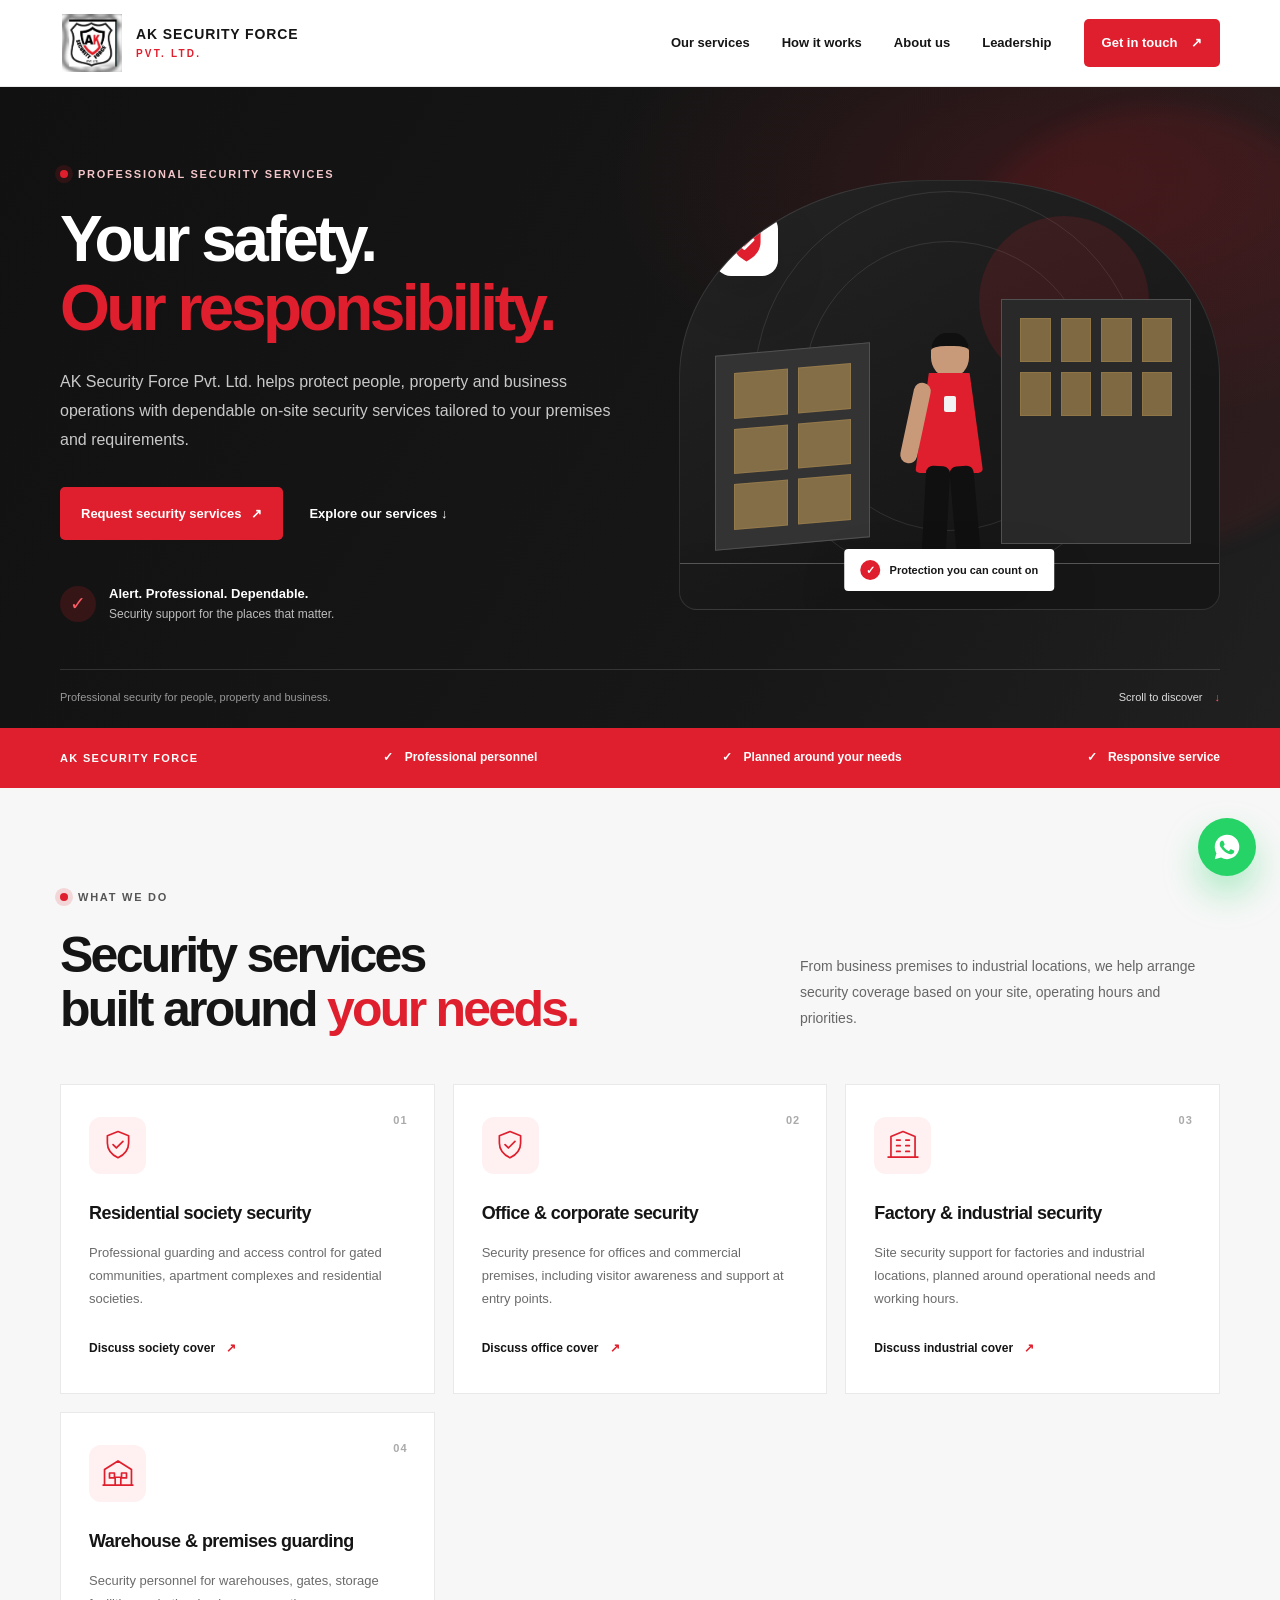
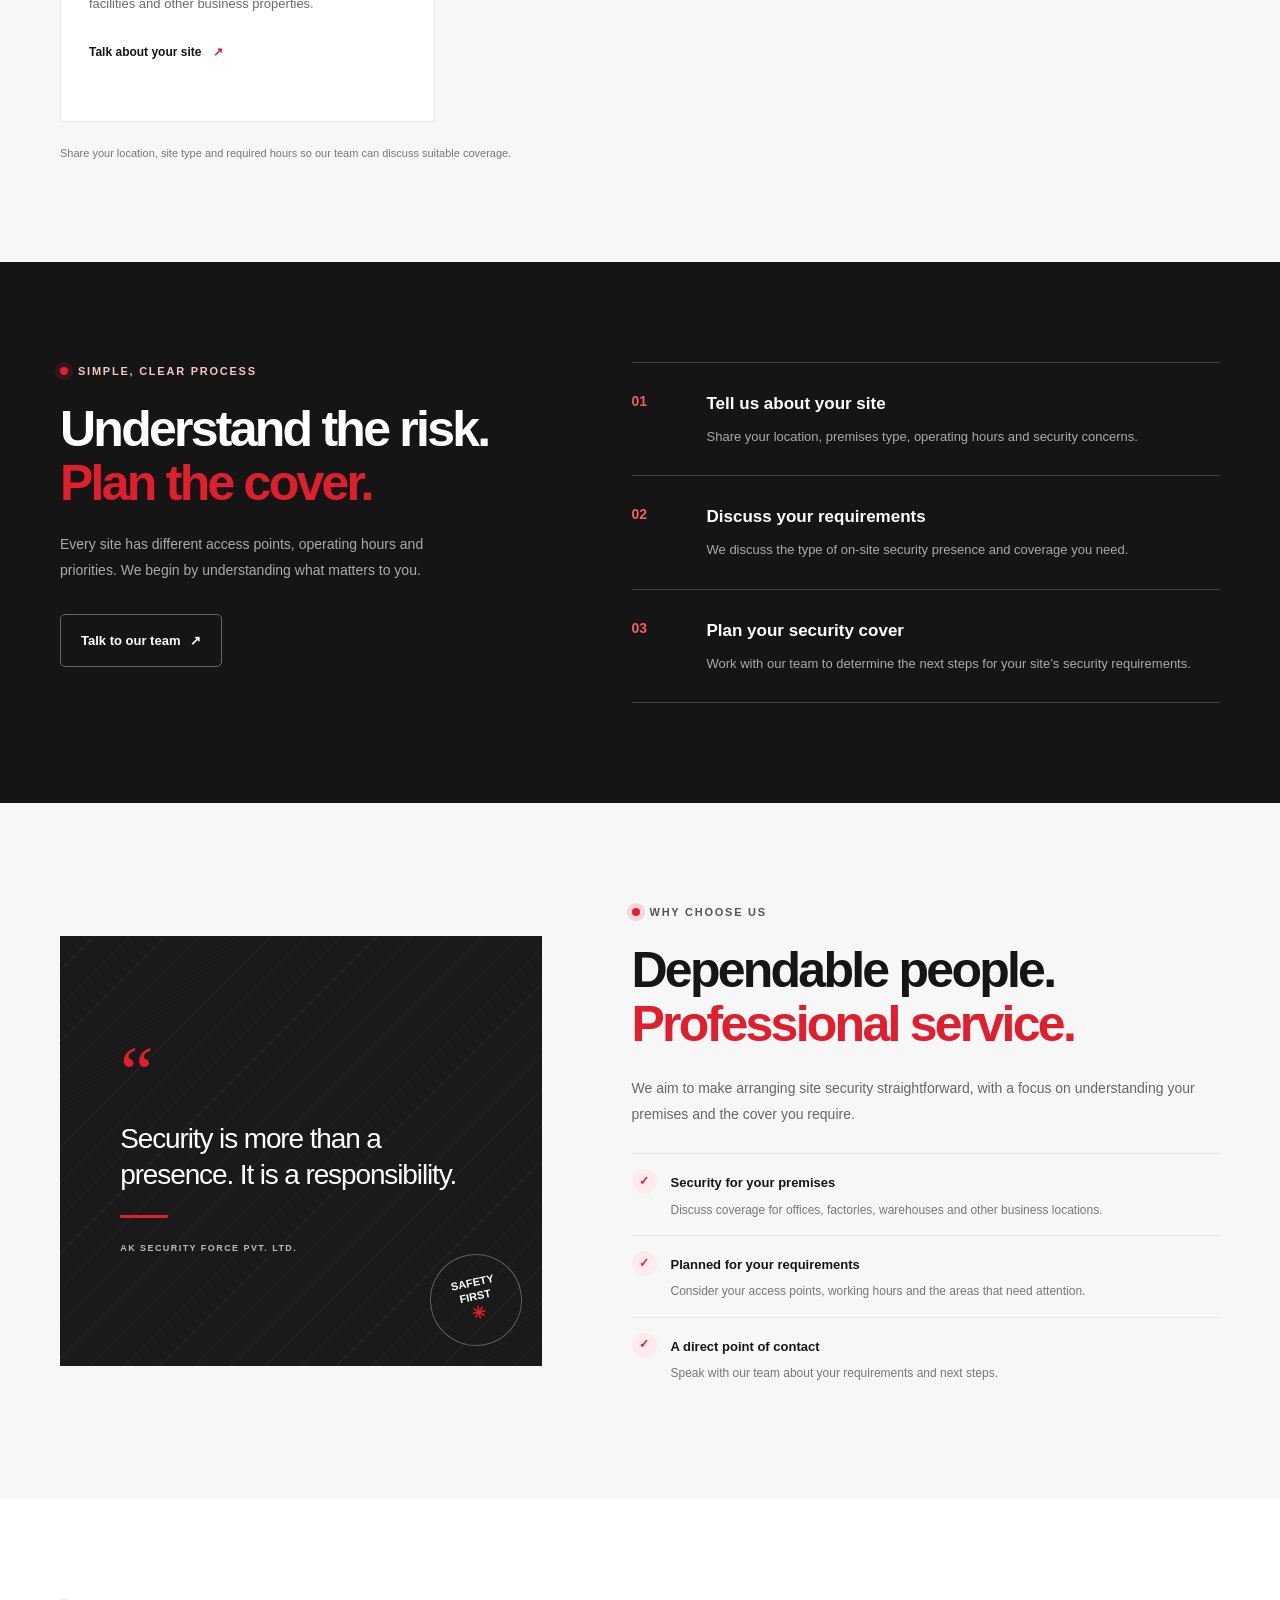
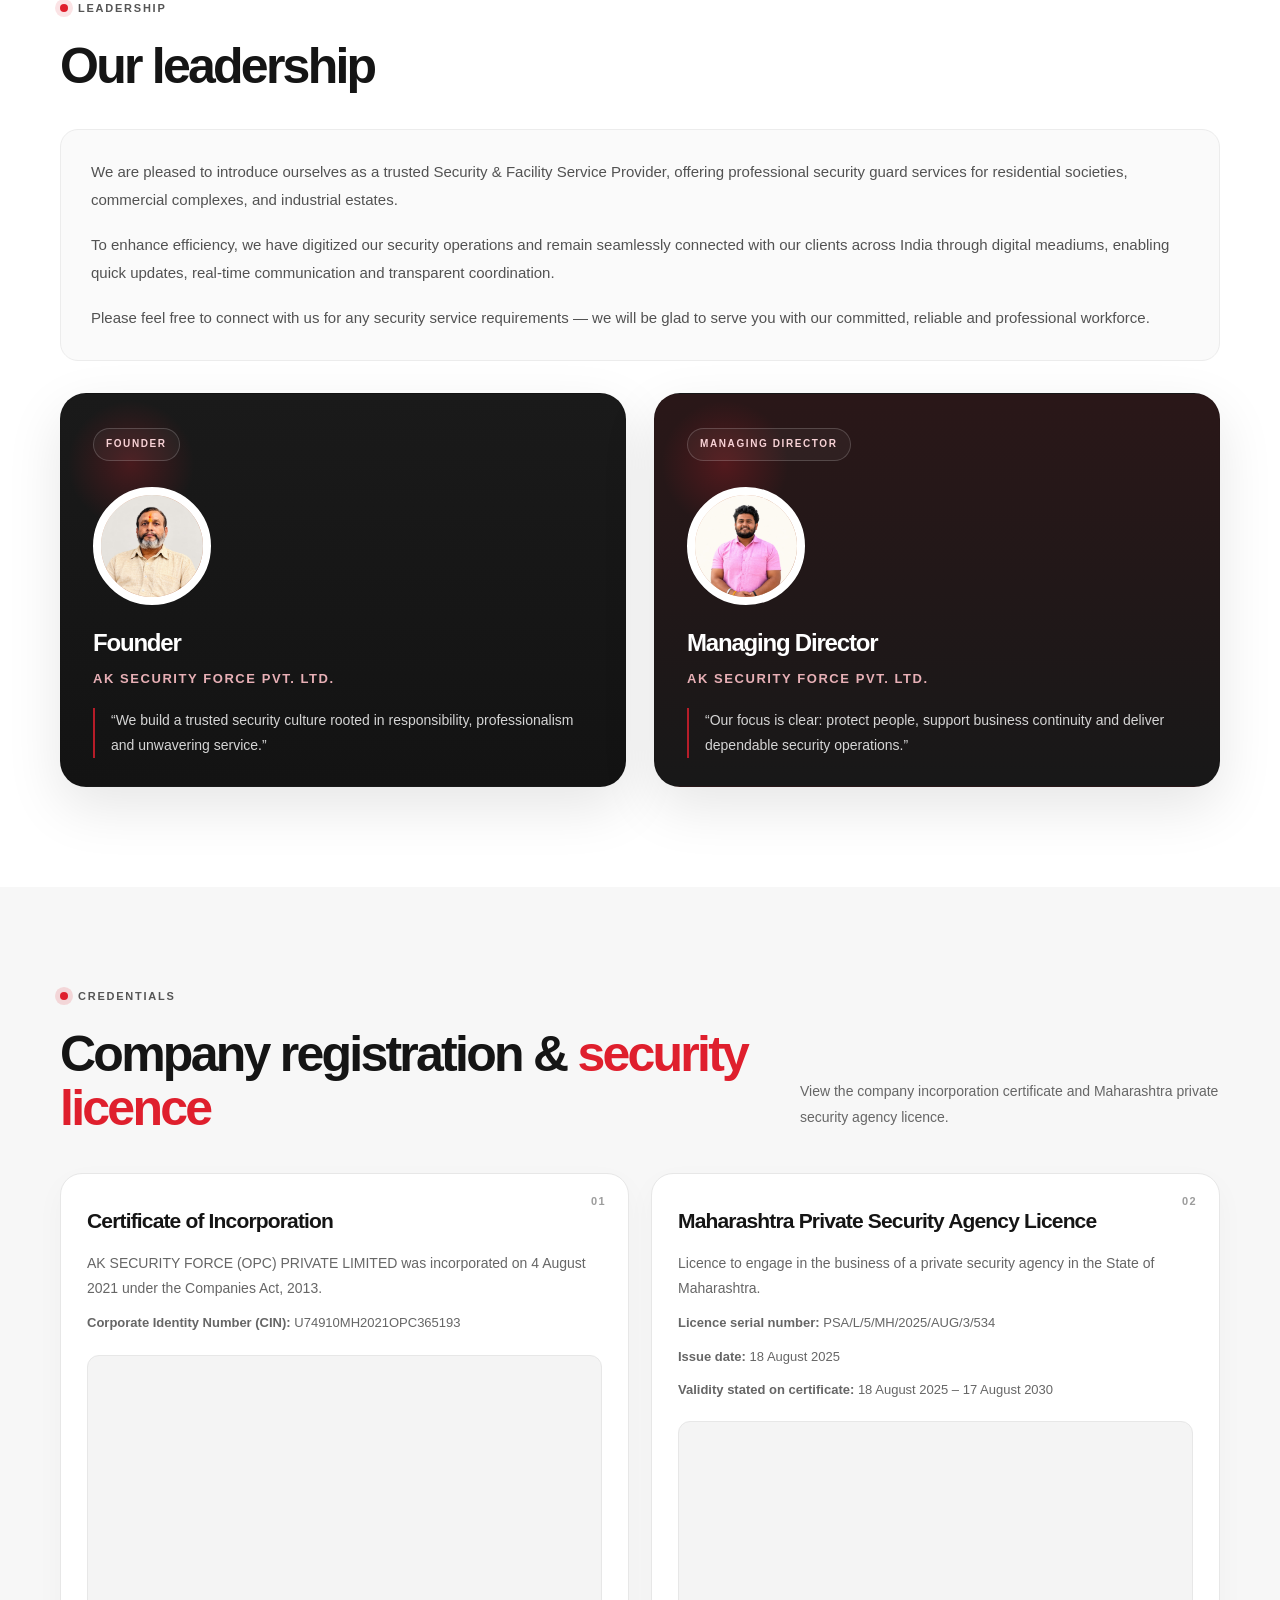
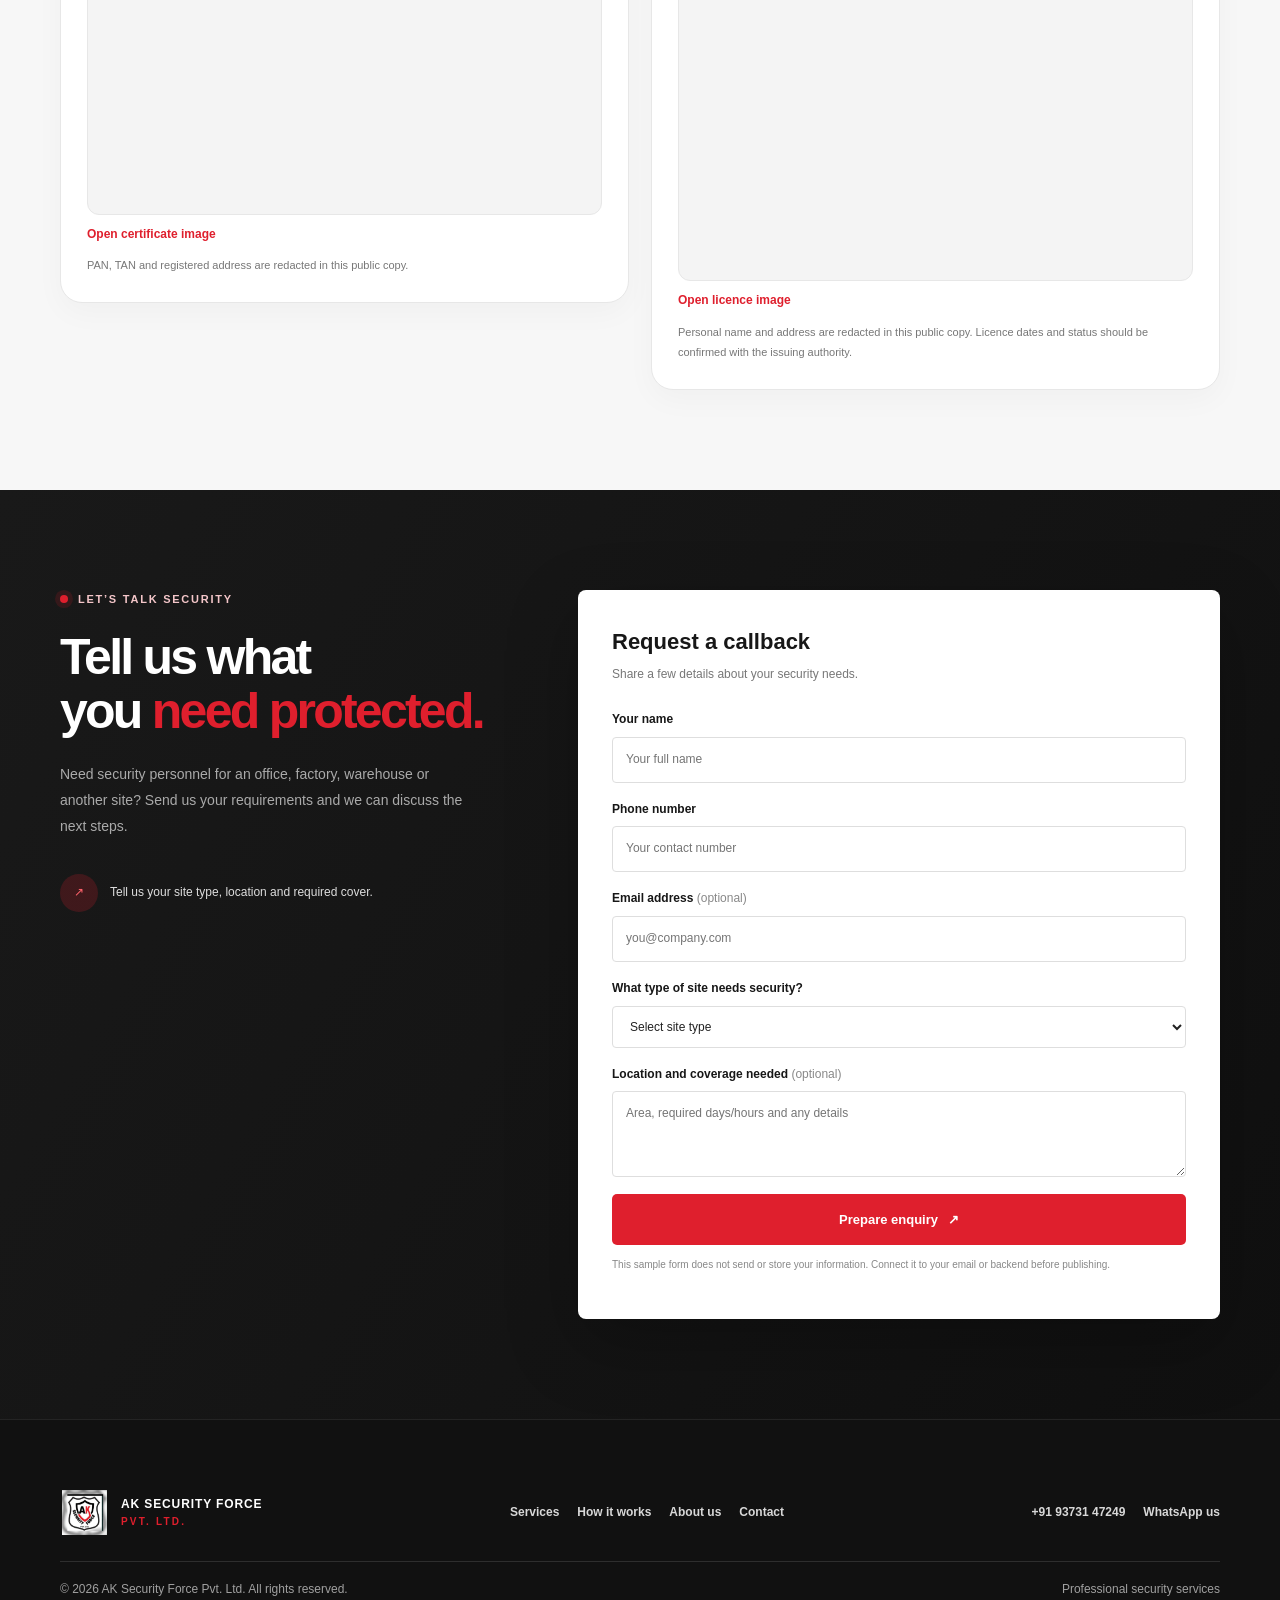
<file: index.html>
<!DOCTYPE html>
<html lang="en">
  <head>
    <meta charset="UTF-8">
    <meta name="viewport" content="width=device-width, initial-scale=1.0">
    <meta http-equiv="Content-Security-Policy" content="default-src 'self'; base-uri 'self'; object-src 'none'; script-src 'self'; style-src 'self' https://fonts.googleapis.com; font-src 'self' https://fonts.gstatic.com; img-src 'self' data:; connect-src 'self' https://fonts.googleapis.com https://fonts.gstatic.com; form-action 'self'; upgrade-insecure-requests">
    <meta name="referrer" content="strict-origin-when-cross-origin">
    <meta name="description" content="AK Security Force Pvt. Ltd. provides on-site security services for offices, factories, warehouses, residential premises and commercial properties.">
    <meta name="theme-color" content="#111111">
    <title>AK Security Force Pvt. Ltd. | Your Safety, Our Duty</title>
    <link rel="preconnect" href="https://fonts.googleapis.com">
    <link rel="preconnect" href="https://fonts.gstatic.com" crossorigin="">
    <link href="https://fonts.googleapis.com/css2?family=DM+Sans:wght@400;500;600;700&amp;family=Manrope:wght@400;500;600;700;800&amp;display=swap" rel="stylesheet">
    <link rel="stylesheet" href="styles.css">
    <script src="script.js" defer=""></script>
  </head>
  <body>
    <header class="site-header">
      <div class="container header-inner">
        <a class="brand" href="#home" aria-label="AK Security Force home">
          <img class="brand-logo" src="logo.jpeg" alt="AK Security Force Pvt. Ltd. logo">
          <span class="brand-copy"><strong>AK SECURITY FORCE</strong><small>PVT. LTD.</small></span>
        </a>
        <button class="menu-toggle" type="button" aria-label="Open navigation menu" aria-expanded="false" aria-controls="site-navigation">
          <span></span><span></span>
        </button>
        <nav class="site-nav" id="site-navigation" aria-label="Main navigation">
          <a href="#services">Our services</a>
          <a href="#approach">How it works</a>
          <a href="#about">About us</a>
          <a href="#leadership">Leadership</a>
          <a class="nav-cta" href="#contact">Get in touch <span aria-hidden="true">↗</span></a>
        </nav>
      </div>
    </header>
    <main>
      <section class="hero section-shell" id="home">
        <div class="hero-glow" aria-hidden="true"></div>
        <div class="container hero-grid">
          <div class="hero-copy">
            <p class="eyebrow"><span class="eyebrow-dot"></span> Professional security services</p>
            <h1>Your safety.<br><span>Our responsibility.</span></h1>
            <p class="hero-intro">AK Security Force Pvt. Ltd. helps protect people, property and business operations with dependable on-site security services tailored to your premises and requirements.</p>
            <div class="hero-actions">
              <a class="button button-primary" href="#contact">Request security services <span aria-hidden="true">↗</span></a>
              <a class="text-link" href="#services">Explore our services <span aria-hidden="true">↓</span></a>
            </div>
            <div class="hero-note">
              <span class="note-icon" aria-hidden="true">✓</span>
              <p><strong>Alert. Professional. Dependable.</strong><br>Security support for the places that matter.</p>
            </div>
          </div>
          <div class="hero-art" role="img" aria-label="Stylized security shield and protected commercial building">
            <div class="art-orbit orbit-one"></div>
            <div class="art-orbit orbit-two"></div>
            <div class="art-sun"></div>
            <div class="art-building building-back"><span></span><span></span><span></span><span></span><span></span><span></span></div>
            <div class="art-building building-front"><span></span><span></span><span></span><span></span><span></span><span></span><span></span><span></span></div>
            <div class="art-ground"></div>
            <div class="art-person">
              <div class="person-head"></div>
              <div class="person-body"><span class="person-badge"></span></div>
              <div class="person-arm"></div>
              <div class="person-leg leg-left"></div>
              <div class="person-leg leg-right"></div>
            </div>
            <div class="art-shield" aria-hidden="true">
              <svg viewBox="0 0 48 48" fill="none">
                <path d="M24 5 39 11v10c0 9.6-6.4 16.7-15 21-8.6-4.3-15-11.4-15-21V11l15-6Z" fill="#df1f2d"></path>
                <path d="m17 23.5 4.7 4.7L31 19" stroke="#fff" stroke-width="3" stroke-linecap="round" stroke-linejoin="round"></path>
              </svg>
            </div>
            <div class="art-caption"><span class="caption-check">✓</span><span>Protection you can count on</span></div>
          </div>
        </div>
        <div class="container hero-bottom"><span>Professional security for people, property and business.</span><a class="scroll-cue" href="#services">Scroll to discover <span aria-hidden="true">↓</span></a></div>
      </section>
      <section class="trust-strip" aria-label="Our service commitments">
        <div class="container trust-inner">
          <p>AK SECURITY FORCE</p>
          <div><span class="trust-check">✓</span> Professional personnel</div>
          <div><span class="trust-check">✓</span> Planned around your needs</div>
          <div><span class="trust-check">✓</span> Responsive service</div>
        </div>
      </section>
      <section class="section section-light" id="services">
        <div class="container">
          <div class="section-heading">
            <div>
              <p class="eyebrow eyebrow-dark"><span class="eyebrow-dot"></span> What we do</p>
              <h2>Security services<br>built around <span>your needs.</span></h2>
            </div>
            <p class="section-summary">From business premises to industrial locations, we help arrange security coverage based on your site, operating hours and priorities.</p>
          </div>
          <div class="service-grid">
            <article class="service-card">
              <span class="service-number">01</span>
              <div class="service-icon">
                <svg viewBox="0 0 48 48" fill="none">
                  <path d="M24 5 39 11v10c0 9.6-6.4 16.7-15 21-8.6-4.3-15-11.4-15-21V11l15-6Z" stroke="currentColor" stroke-width="2.4" stroke-linejoin="round"></path>
                  <path d="m17 23.5 4.7 4.7L31 19" stroke="currentColor" stroke-width="2.4" stroke-linecap="round" stroke-linejoin="round"></path>
                </svg>
              </div>
              <h3>Residential society security</h3>
              <p>Professional guarding and access control for gated communities, apartment complexes and residential societies.</p>
              <a href="#contact" class="card-link">Discuss society cover <span>↗</span></a>
            </article>
            <article class="service-card">
              <span class="service-number">02</span>
              <div class="service-icon">
                <svg viewBox="0 0 48 48" fill="none">
                  <path d="M24 5 39 11v10c0 9.6-6.4 16.7-15 21-8.6-4.3-15-11.4-15-21V11l15-6Z" stroke="currentColor" stroke-width="2.4" stroke-linejoin="round"></path>
                  <path d="m17 23.5 4.7 4.7L31 19" stroke="currentColor" stroke-width="2.4" stroke-linecap="round" stroke-linejoin="round"></path>
                </svg>
              </div>
              <h3>Office &amp; corporate security</h3>
              <p>Security presence for offices and commercial premises, including visitor awareness and support at entry points.</p>
              <a href="#contact" class="card-link">Discuss office cover <span>↗</span></a>
            </article>
            <article class="service-card">
              <span class="service-number">03</span>
              <div class="service-icon">
                <svg viewBox="0 0 48 48" fill="none">
                  <path d="M7 41V12l17-7 17 7v29M3 41h42M15 17h5m8 0h5M15 25h5m8 0h5M15 33h5m8 0h5" stroke="currentColor" stroke-width="2.4" stroke-linecap="round" stroke-linejoin="round"></path>
                </svg>
              </div>
              <h3>Factory &amp; industrial security</h3>
              <p>Site security support for factories and industrial locations, planned around operational needs and working hours.</p>
              <a href="#contact" class="card-link">Discuss industrial cover <span>↗</span></a>
            </article>
            <article class="service-card">
              <span class="service-number">04</span>
              <div class="service-icon">
                <svg viewBox="0 0 48 48" fill="none">
                  <path d="M5 41V19l19-12 19 12v22M3 41h42M12 24h7v7h-7zm17 0h7v7h-7zM20 41V30h8v11" stroke="currentColor" stroke-width="2.4" stroke-linecap="round" stroke-linejoin="round"></path>
                </svg>
              </div>
              <h3>Warehouse &amp; premises guarding</h3>
              <p>Security personnel for warehouses, gates, storage facilities and other business properties.</p>
              <a href="#contact" class="card-link">Talk about your site <span>↗</span></a>
            </article>
          </div>
          <p class="fine-print">Share your location, site type and required hours so our team can discuss suitable coverage.</p>
        </div>
      </section>
      <section class="approach-section" id="approach">
        <div class="container approach-grid">
          <div class="approach-intro">
            <p class="eyebrow"><span class="eyebrow-dot"></span> Simple, clear process</p>
            <h2>Understand the risk.<br><span>Plan the cover.</span></h2>
            <p>Every site has different access points, operating hours and priorities. We begin by understanding what matters to you.</p>
            <a class="button button-outline" href="#contact">Talk to our team <span>↗</span></a>
          </div>
          <div class="steps">
            <article class="step">
              <span class="step-index">01</span>
              <div>
                <h3>Tell us about your site</h3>
                <p>Share your location, premises type, operating hours and security concerns.</p>
              </div>
            </article>
            <article class="step">
              <span class="step-index">02</span>
              <div>
                <h3>Discuss your requirements</h3>
                <p>We discuss the type of on-site security presence and coverage you need.</p>
              </div>
            </article>
            <article class="step">
              <span class="step-index">03</span>
              <div>
                <h3>Plan your security cover</h3>
                <p>Work with our team to determine the next steps for your site’s security requirements.</p>
              </div>
            </article>
          </div>
        </div>
      </section>
      <section class="why-section section-light" id="about">
        <div class="container why-grid">
          <div class="why-visual">
            <div class="why-pattern"></div>
            <div class="why-quote">
              <span class="quote-mark">“</span>
              <p>Security is more than a presence. It is a responsibility.</p>
              <span class="quote-rule"></span>
              <small>AK SECURITY FORCE PVT. LTD.</small>
            </div>
            <div class="why-stamp"><span>SAFETY<br>FIRST</span><span class="stamp-star">✳</span></div>
          </div>
          <div class="why-copy">
            <p class="eyebrow eyebrow-dark"><span class="eyebrow-dot"></span> Why choose us</p>
            <h2>Dependable people.<br><span>Professional service.</span></h2>
            <p class="why-lead">We aim to make arranging site security straightforward, with a focus on understanding your premises and the cover you require.</p>
            <ul class="benefit-list">
              <li>
                <span>✓</span>
                <div>
                  <strong>Security for your premises</strong>
                  <p>Discuss coverage for offices, factories, warehouses and other business locations.</p>
                </div>
              </li>
              <li>
                <span>✓</span>
                <div>
                  <strong>Planned for your requirements</strong>
                  <p>Consider your access points, working hours and the areas that need attention.</p>
                </div>
              </li>
              <li>
                <span>✓</span>
                <div>
                  <strong>A direct point of contact</strong>
                  <p>Speak with our team about your requirements and next steps.</p>
                </div>
              </li>
            </ul>
          </div>
        </div>
      </section>
      <section class="leadership-section" id="leadership">
        <div class="container">
          <div class="leadership-header">
            <p class="eyebrow eyebrow-dark"><span class="eyebrow-dot"></span> Leadership</p>
            <h2>Our leadership</h2>
          </div>
          <div class="company-profile">
            <p>We are pleased to introduce ourselves as a trusted Security &amp; Facility Service Provider, offering professional security guard services for residential societies, commercial complexes, and industrial estates.</p>
            <p>To enhance efficiency, we have digitized our security operations and remain seamlessly connected with our clients across India through digital meadiums, enabling quick updates, real-time communication and transparent coordination.</p>
            <p>Please feel free to connect with us for any security service requirements — we will be glad to serve you with our committed, reliable and professional workforce.</p>
          </div>
          <div class="leadership-grid people-grid">
            <article class="leadership-card founder-card">
              <div class="leadership-badge">Founder</div>
              <img class="leadership-photo founder-photo" src="image1.jpeg" alt="Founder of AK Security Force Pvt. Ltd." />
              <h3>Founder</h3>
              <p class="leadership-role">AK Security Force Pvt. Ltd.</p>
              <blockquote>“We build a trusted security culture rooted in responsibility, professionalism and unwavering service.”</blockquote>
            </article>
            <article class="leadership-card director-card">
              <div class="leadership-badge">Managing Director</div>
              <img class="leadership-photo director-photo" src="image2.jpeg" alt="Managing Director of AK Security Force Pvt. Ltd." />
              <h3>Managing Director</h3>
              <p class="leadership-role">AK Security Force Pvt. Ltd.</p>
              <blockquote>“Our focus is clear: protect people, support business continuity and deliver dependable security operations.”</blockquote>
            </article>
          </div>
        </div>
      </section>
      <section class="license-section" aria-labelledby="licenses-title">
        <div class="container">
          <div class="section-heading license-heading">
            <div>
              <p class="eyebrow eyebrow-dark"><span class="eyebrow-dot"></span> Credentials</p>
              <h2 id="licenses-title">Company registration &amp; <span>security licence</span></h2>
            </div>
            <p class="section-summary">View the company incorporation certificate and Maharashtra private security agency licence.</p>
          </div>
          <div class="license-grid">
            <article class="license-card">
              <span class="license-number">01</span>
              <h3>Certificate of Incorporation</h3>
              <p>AK SECURITY FORCE (OPC) PRIVATE LIMITED was incorporated on 4 August 2021 under the Companies Act, 2013.</p>
              <p class="license-detail"><strong>Corporate Identity Number (CIN):</strong> U74910MH2021OPC365193</p>
              <a class="license-image-link" href="certificate-incorporation-redacted.png" target="_blank" rel="noopener noreferrer">
                <img
                  class="license-document"
                  src="certificate-incorporation-redacted.png"
                  alt="Certificate of Incorporation for AK Security Force (OPC) Private Limited. PAN, TAN and registered address are redacted."
                  loading="lazy"
                />
                <span>Open certificate image</span>
              </a>
              <p class="license-privacy-note">PAN, TAN and registered address are redacted in this public copy.</p>
            </article>
            <article class="license-card">
              <span class="license-number">02</span>
              <h3>Maharashtra Private Security Agency Licence</h3>
              <p>Licence to engage in the business of a private security agency in the State of Maharashtra.</p>
              <p class="license-detail"><strong>Licence serial number:</strong> PSA/L/5/MH/2025/AUG/3/534</p>
              <p class="license-detail"><strong>Issue date:</strong> 18 August 2025</p>
              <p class="license-detail"><strong>Validity stated on certificate:</strong> 18 August 2025 – 17 August 2030</p>
              <a class="license-image-link" href="private-security-license-redacted.png" target="_blank" rel="noopener noreferrer">
                <img
                  class="license-document"
                  src="private-security-license-redacted.png"
                  alt="Maharashtra licence to engage in the business of a private security agency. Personal name and address are redacted."
                  loading="lazy"
                />
                <span>Open licence image</span>
              </a>
              <p class="license-privacy-note">Personal name and address are redacted in this public copy. Licence dates and status should be confirmed with the issuing authority.</p>
            </article>
          </div>
        </div>
      </section>
      <section class="contact-section" id="contact">
        <div class="container contact-grid">
          <div class="contact-copy">
            <p class="eyebrow"><span class="eyebrow-dot"></span> Let’s talk security</p>
            <h2>Tell us what<br>you <span>need protected.</span></h2>
            <p>Need security personnel for an office, factory, warehouse or another site? Send us your requirements and we can discuss the next steps.</p>
            <div class="contact-note"><span class="contact-note-icon">↗</span><span>Tell us your site type, location and required cover.</span></div>
          </div>
          <form class="contact-form" id="contact-form">
            <div class="form-heading">
              <h3>Request a callback</h3>
              <p>Share a few details about your security needs.</p>
            </div>
            <div class="form-row"><label for="name">Your name</label><input id="name" name="name" type="text" placeholder="Your full name" autocomplete="name" required=""></div>
            <div class="form-row"><label for="phone">Phone number</label><input id="phone" name="phone" type="tel" placeholder="Your contact number" autocomplete="tel" required=""></div>
            <div class="form-row"><label for="email">Email address <span>(optional)</span></label><input id="email" name="email" type="email" placeholder="you@company.com" autocomplete="email"></div>
            <div class="form-row"><label for="service">What type of site needs security?</label><select id="service" name="service" required=""><option value="" disabled="" selected="">Select site type</option><option>Office or corporate premises</option><option>Factory or industrial site</option><option>Warehouse or gate</option><option>Residential premises</option><option>Other commercial site</option><option>Not sure yet</option></select></div>
            <div class="form-row"><label for="message">Location and coverage needed <span>(optional)</span></label><textarea id="message" name="message" rows="3" placeholder="Area, required days/hours and any details"></textarea></div>
            <button class="button button-primary form-submit" type="submit">Prepare enquiry <span>↗</span></button>
            <p class="form-disclaimer">This sample form does not send or store your information. Connect it to your email or backend before publishing.</p>
            <p class="form-feedback" role="status" aria-live="polite"></p>
          </form>
        </div>
      </section>
    </main>
    <footer class="site-footer">
      <div class="container footer-top">
        <a class="brand footer-brand" href="#home"><img class="brand-logo" src="logo.jpeg" alt=""><span class="brand-copy"><strong>AK SECURITY FORCE</strong><small>PVT. LTD.</small></span></a>
        <div class="footer-links" aria-label="Footer navigation">
          <a href="#services">Services</a>
          <a href="#approach">How it works</a>
          <a href="#about">About us</a>
          <a href="#contact">Contact</a>
        </div>
        <div class="footer-contact">
          <a href="tel:+919373147249">+91 93731 47249</a>
          <a href="https://wa.me/919373147249?text=Hello%20AK%20Security%20Force%2C%20I%20need%20security%20services." target="_blank" rel="noopener noreferrer">WhatsApp us</a>
        </div>
      </div>
      <div class="container footer-bottom"><span>© <span id="current-year"></span> AK Security Force Pvt. Ltd. All rights reserved.</span><span>Professional security services</span></div>
    </footer>
    <a class="whatsapp-float" href="https://wa.me/919373147249?text=Hello%20AK%20Security%20Force%2C%20I%20need%20security%20services." target="_blank" rel="noopener noreferrer" aria-label="Chat on WhatsApp">
      <svg class="whatsapp-icon" viewBox="0 0 32 32" aria-hidden="true" focusable="false">
        <path fill="currentColor" d="M16.04 2C8.31 2 2.02 8.28 2.02 16.01c0 2.47.65 4.88 1.88 7.01L2 30l7.17-1.88a14 14 0 0 0 6.86 1.75h.01c7.73 0 14.02-6.29 14.02-14.02 0-3.75-1.46-7.27-4.11-9.92A13.93 13.93 0 0 0 16.04 2Z"></path>
        <path fill="#25D366" d="M23.5 19.87c-.41-.21-2.42-1.19-2.8-1.32-.38-.14-.65-.21-.92.2-.27.41-1.06 1.32-1.3 1.59-.24.27-.48.31-.89.1-.41-.2-1.73-.64-3.3-2.04-1.22-1.09-2.04-2.43-2.28-2.84-.24-.41-.03-.63.18-.84.18-.18.41-.48.61-.72.2-.24.27-.41.41-.68.14-.27.07-.51-.03-.72-.1-.2-.92-2.22-1.26-3.04-.33-.8-.67-.69-.92-.7l-.79-.01c-.27 0-.72.1-1.1.51-.38.41-1.44 1.4-1.44 3.41s1.47 3.95 1.67 4.22c.2.27 2.89 4.41 7 6.18.98.42 1.74.67 2.33.86.98.31 1.87.27 2.57.16.79-.12 2.42-.99 2.76-1.94.34-.95.34-1.77.24-1.94-.1-.17-.38-.27-.79-.48Z"></path>
      </svg>
    </a>
  </body>
</html>
</file>
<file: styles.css>
:root{--ink:#151515;--ink-soft:#242424;--red:#df1f2d;--red-dark:#b91420;--paper:#fff;--mist:#f5f5f5;--muted:#666;--line:#e5e5e5;--gold:#e7b65f;--radius:18px;--shadow:0 20px 55px rgba(0,0,0,.10)}
*{box-sizing:border-box}html{scroll-behavior:smooth;scroll-padding-top:90px}body{margin:0;font-family:"DM Sans",sans-serif;color:var(--ink);background:#fff;line-height:1.65}a{color:inherit;text-decoration:none}button,input,select,textarea{font:inherit}.container{width:min(1160px,calc(100% - 48px));margin-inline:auto}.site-header{position:sticky;top:0;z-index:20;background:rgba(255,255,255,.95);backdrop-filter:blur(16px);border-bottom:1px solid rgba(0,0,0,.08)}.header-inner{min-height:86px;display:flex;align-items:center;justify-content:space-between;gap:24px}.brand{display:flex;align-items:center;gap:12px;min-width:0}.brand-logo{width:64px;height:58px;object-fit:contain}.brand-copy{display:flex;flex-direction:column;line-height:1.2;letter-spacing:.055em}.brand-copy strong{font-family:Manrope,sans-serif;font-size:14px;font-weight:800}.brand-copy small{margin-top:5px;font-size:10px;font-weight:700;letter-spacing:.22em;color:var(--red)}.site-nav{display:flex;align-items:center;gap:32px;font-size:13px;font-weight:700}.site-nav>a:not(.nav-cta){transition:color .2s}.site-nav>a:hover,.card-link:hover,.text-link:hover{color:var(--red)}.nav-cta{padding:13px 18px;background:var(--red);color:white;border-radius:5px}.nav-cta span,.button span{margin-left:10px}.menu-toggle{display:none;border:0;background:none;padding:10px}.menu-toggle span{display:block;width:24px;height:2px;background:var(--ink);margin:5px}.section-shell{position:relative;overflow:hidden;background:#111;color:#fff}.hero{padding:78px 0 22px;background:radial-gradient(ellipse at 85% 15%,rgba(223,31,45,.16),transparent 32%),linear-gradient(120deg,#111 0%,#171717 65%,#202020 100%)}.hero-glow{position:absolute;width:440px;height:440px;right:-100px;top:20px;border-radius:50%;background:rgba(223,31,45,.08);filter:blur(10px)}.hero-grid{position:relative;display:grid;grid-template-columns:1.03fr .97fr;align-items:center;gap:44px}.eyebrow{display:flex;align-items:center;gap:10px;text-transform:uppercase;font-size:11px;letter-spacing:.16em;font-weight:800;color:#f4c6c9;margin:0 0 22px}.eyebrow-dot{display:inline-block;width:8px;height:8px;background:var(--red);border-radius:50%;box-shadow:0 0 0 5px rgba(223,31,45,.15)}h1,h2,h3,p{margin-top:0}h1,h2{font-family:Manrope,sans-serif;letter-spacing:-.055em;line-height:1.08}h1{font-size:clamp(42px,5vw,68px);margin-bottom:25px}h1 span,h2 span{color:var(--red)}.hero-intro{max-width:570px;color:#c9c9c9;font-size:16px;line-height:1.8}.hero-actions{display:flex;align-items:center;gap:26px;flex-wrap:wrap;margin-top:32px}.button{display:inline-flex;justify-content:center;align-items:center;padding:15px 20px;border:1px solid transparent;border-radius:5px;font-size:13px;font-weight:800;cursor:pointer;transition:transform .2s,background .2s}.button:hover{transform:translateY(-2px)}.button-primary{background:var(--red);color:#fff}.button-primary:hover{background:var(--red-dark)}.text-link{font-size:13px;font-weight:700;color:#fff}.hero-note{display:flex;align-items:center;gap:13px;margin-top:43px;color:#bdbdbd;font-size:12px}.hero-note p{margin:0}.hero-note strong{color:#fff;font-size:13px}.note-icon{display:grid;place-items:center;width:36px;height:36px;background:rgba(223,31,45,.17);color:#ff5b65;border-radius:50%;font-size:19px}.hero-art{position:relative;min-height:430px;overflow:hidden;border:1px solid rgba(255,255,255,.1);border-radius:46% 46% 18px 18px;background:linear-gradient(150deg,#242424,#171717 70%);isolation:isolate}.art-orbit{position:absolute;border:1px solid rgba(255,255,255,.1);border-radius:50%;left:50%;top:48%;transform:translate(-50%,-50%)}.orbit-one{width:390px;height:390px}.orbit-two{width:290px;height:290px}.art-sun{position:absolute;width:170px;height:170px;border-radius:50%;background:rgba(223,31,45,.14);top:35px;right:70px}.art-building{position:absolute;bottom:65px;background:#333;border:1px solid #515151;display:grid;gap:10px;padding:18px;z-index:1}.art-building span{background:rgba(231,182,95,.45);border:1px solid rgba(231,182,95,.16)}.building-back{height:195px;width:155px;left:35px;grid-template-columns:repeat(2,1fr);grid-template-rows:repeat(3,1fr);transform:skewY(-5deg)}.building-front{height:245px;width:190px;right:28px;grid-template-columns:repeat(4,1fr);grid-template-rows:repeat(4,1fr);background:#292929}.art-ground{position:absolute;bottom:45px;left:0;right:0;height:1px;background:#555;box-shadow:0 12px 30px rgba(0,0,0,.8)}.art-person{position:absolute;z-index:3;bottom:46px;left:42%;width:85px;height:230px}.person-head{position:absolute;top:0;left:25px;width:38px;height:44px;border-radius:40% 40% 45% 45%;background:#c99a7a;border-top:13px solid #101010}.person-body{position:absolute;top:40px;left:9px;width:68px;height:100px;background:#df1f2d;border-radius:15px 15px 5px 5px;clip-path:polygon(20% 0,80% 0,100% 100%,0 100%)}.person-badge{position:absolute;top:23px;left:29px;width:12px;height:16px;background:#f3f3f3;border-radius:2px}.person-arm{position:absolute;top:49px;left:1px;width:17px;height:82px;background:#c99a7a;transform:rotate(12deg);border-radius:12px}.person-leg{position:absolute;top:133px;width:24px;height:90px;background:#101010;border-radius:7px}.leg-left{left:18px;transform:rotate(3deg)}.leg-right{right:14px;transform:rotate(-5deg)}.art-shield{position:absolute;z-index:4;top:32px;left:35px;width:63px;height:63px;display:grid;place-items:center;background:#fff;border-radius:16px;box-shadow:var(--shadow)}.art-shield svg{width:45px}.art-caption{position:absolute;z-index:5;bottom:18px;left:50%;transform:translateX(-50%);white-space:nowrap;display:flex;align-items:center;gap:9px;background:#fff;color:#171717;padding:11px 16px;border-radius:4px;font-size:11px;font-weight:800;box-shadow:var(--shadow)}.caption-check{display:grid;place-items:center;width:20px;height:20px;background:var(--red);color:#fff;border-radius:50%}.hero-bottom{position:relative;display:flex;justify-content:space-between;align-items:center;border-top:1px solid rgba(255,255,255,.13);margin-top:44px;padding-top:18px;color:#999;font-size:11px}.scroll-cue{color:#ddd}.scroll-cue span{margin-left:9px;color:#f35b64}.trust-strip{background:var(--red);color:#fff}.trust-inner{display:flex;align-items:center;justify-content:space-between;gap:20px;padding-block:20px;font-size:12px;font-weight:600}.trust-inner p{margin:0;font-family:Manrope,sans-serif;font-size:11px;letter-spacing:.12em;font-weight:800}.trust-check{margin-right:8px;font-weight:800}.section{padding:100px 0}.section-light{background:#f7f7f7}.section-heading{display:flex;justify-content:space-between;align-items:end;gap:40px;margin-bottom:48px}.eyebrow-dark{color:#555}.section-heading h2,.approach-intro h2,.why-copy h2,.contact-copy h2{font-size:clamp(34px,4vw,50px);margin-bottom:0}.section-summary{max-width:420px;color:#666;font-size:14px;line-height:1.85;margin-bottom:4px}.service-grid{display:grid;grid-template-columns:repeat(3,1fr);gap:18px}.service-card{position:relative;background:#fff;padding:32px 28px 29px;border:1px solid #e9e9e9;min-height:310px;transition:transform .25s,box-shadow .25s}.service-card:hover{transform:translateY(-5px);box-shadow:var(--shadow)}.service-number{position:absolute;right:26px;top:26px;font-size:11px;font-weight:800;color:#aaa;letter-spacing:.1em}.service-icon{display:grid;place-items:center;width:57px;height:57px;background:#fff0f1;color:var(--red);border-radius:12px;margin-bottom:25px}.service-icon svg{width:34px;height:34px}.service-card h3{font-family:Manrope,sans-serif;font-size:18px;letter-spacing:-.03em;margin-bottom:12px}.service-card p{font-size:13px;color:#6b6b6b;line-height:1.8;margin-bottom:23px}.card-link{font-size:12px;font-weight:800;transition:color .2s}.card-link span{margin-left:8px;color:var(--red)}.fine-print{font-size:11px;color:#777;margin:22px 0 0}.approach-section{padding:100px 0;background:#151515;color:#fff}.approach-grid{display:grid;grid-template-columns:.9fr 1.1fr;gap:90px}.approach-intro h2{margin-bottom:22px}.approach-intro>p:not(.eyebrow){color:#aaa;max-width:390px;font-size:14px;line-height:1.85}.button-outline{border-color:#656565;color:#fff;margin-top:16px}.button-outline:hover{background:#252525}.steps{border-top:1px solid #414141}.step{display:grid;grid-template-columns:55px 1fr;gap:20px;padding:27px 0;border-bottom:1px solid #414141}.step-index{font-family:Manrope,sans-serif;color:#f15b64;font-size:14px;font-weight:800}.step h3{font-family:Manrope,sans-serif;font-size:17px;margin-bottom:7px}.step p{margin:0;color:#aaa;font-size:13px;line-height:1.8}.why-section{padding:100px 0}.why-grid{display:grid;grid-template-columns:.9fr 1.1fr;gap:90px;align-items:center}.why-visual{position:relative;min-height:430px;background:#1a1a1a;overflow:hidden;display:grid;place-items:center}.why-pattern{position:absolute;inset:0;background:repeating-linear-gradient(135deg,transparent 0 24px,rgba(255,255,255,.035) 24px 25px)}.why-quote{position:relative;z-index:1;width:75%;color:#fff}.quote-mark{font-family:Georgia,serif;font-size:75px;color:var(--red);line-height:.8}.why-quote p{font-family:Manrope,sans-serif;font-size:28px;line-height:1.3;letter-spacing:-.04em;margin:15px 0 22px}.quote-rule{display:block;width:48px;height:3px;background:var(--red);margin-bottom:15px}.why-quote small{font-size:9px;letter-spacing:.16em;color:#bbb;font-weight:800}.why-stamp{position:absolute;right:20px;bottom:20px;width:92px;height:92px;border:1px solid rgba(255,255,255,.3);border-radius:50%;display:grid;place-content:center;text-align:center;color:#fff;font-size:11px;line-height:1.3;font-weight:800;transform:rotate(-12deg)}.stamp-star{color:var(--red);font-size:17px}.why-lead{color:#666;font-size:14px;line-height:1.85;margin:25px 0}.benefit-list{list-style:none;padding:0;margin:0}.benefit-list li{display:flex;gap:14px;padding:15px 0;border-top:1px solid #e5e5e5}.benefit-list li>span{flex:0 0 25px;height:25px;display:grid;place-items:center;background:#ffebed;color:var(--red);border-radius:50%;font-size:12px;font-weight:800}.benefit-list strong{font-size:13px}.benefit-list p{margin:4px 0 0;color:#777;font-size:12px;line-height:1.7}.contact-section{padding:100px 0;background:linear-gradient(120deg,#191919,#101010);color:#fff}.contact-grid{display:grid;grid-template-columns:.8fr 1.2fr;gap:90px;align-items:start}.contact-copy h2{margin-bottom:24px}.contact-copy>p:not(.eyebrow){color:#aaa;font-size:14px;line-height:1.85;max-width:420px}.contact-note{display:flex;align-items:center;gap:12px;margin-top:34px;color:#ddd;font-size:12px}.contact-note-icon{display:grid;place-items:center;width:38px;height:38px;background:rgba(223,31,45,.2);color:#ff626b;border-radius:50%}.contact-form{padding:34px;background:#fff;color:#171717;border-radius:8px;box-shadow:0 25px 70px rgba(0,0,0,.25)}.form-heading{margin-bottom:25px}.form-heading h3{font-family:Manrope,sans-serif;font-size:22px;margin-bottom:5px}.form-heading p{font-size:12px;color:#777;margin:0}.form-row{display:flex;flex-direction:column;gap:7px;margin-bottom:17px}.form-row label{font-size:12px;font-weight:800}.form-row label span{font-weight:400;color:#888}.form-row input,.form-row select,.form-row textarea{width:100%;padding:12px 13px;border:1px solid #dedede;border-radius:4px;background:#fff;color:#222;outline:none;font-size:12px}.form-row input:focus,.form-row select:focus,.form-row textarea:focus{border-color:var(--red);box-shadow:0 0 0 3px rgba(223,31,45,.08)}.form-row textarea{resize:vertical}.form-submit{width:100%;border:0}.form-disclaimer,.form-feedback{font-size:10px;color:#888;line-height:1.6;margin:12px 0 0}.form-feedback{color:#187344;font-weight:700}.site-footer{background:#090909;color:#fff}.footer-top{display:flex;align-items:center;justify-content:space-between;gap:20px;padding-block:28px;border-bottom:1px solid #303030}.footer-brand .brand-logo{width:49px;height:45px}.footer-brand .brand-copy strong{font-size:12px}.footer-top>p{margin:0;color:#aaa;font-size:12px}.back-to-top{font-size:12px;font-weight:700}.back-to-top span{color:#f35b64;margin-left:8px}.footer-bottom{display:flex;justify-content:space-between;gap:20px;padding-block:17px;color:#777;font-size:10px}
@media(max-width:900px){.site-nav{gap:18px}.hero-grid{gap:20px}.hero-art{min-height:380px}.approach-grid,.why-grid,.contact-grid{gap:45px}.trust-inner{flex-wrap:wrap;justify-content:flex-start}.trust-inner p{width:100%}.service-card{padding:26px 21px}.why-visual{min-height:390px}}
@media(max-width:700px){.container{width:min(100% - 34px,560px)}.header-inner{min-height:74px}.brand-logo{width:52px;height:49px}.brand-copy strong{font-size:11px}.menu-toggle{display:block}.site-nav{display:none;position:absolute;left:0;right:0;top:100%;padding:18px 24px 24px;background:#fff;border-bottom:1px solid var(--line);flex-direction:column;align-items:stretch;gap:0;box-shadow:0 18px 25px rgba(0,0,0,.08)}.site-nav.open{display:flex}.site-nav>a{padding:13px 5px}.site-nav .nav-cta{text-align:center;margin-top:8px;padding:13px}.hero{padding-top:53px}.hero-grid{grid-template-columns:1fr;gap:30px}.hero-copy{padding-bottom:0}.hero-intro{font-size:14px}.hero-actions{gap:18px}.hero-art{min-height:340px;max-width:500px;width:100%;margin-inline:auto}.building-back{left:20px}.building-front{right:15px}.art-person{left:41%;transform:scale(.85);transform-origin:bottom}.hero-bottom{margin-top:30px;align-items:flex-start;gap:20px;font-size:10px}.hero-bottom>span{max-width:55%}.trust-inner{padding-block:18px;gap:12px 20px;font-size:11px}.section,.approach-section,.why-section,.contact-section{padding:68px 0}.section-heading{display:block;margin-bottom:30px}.section-heading h2,.approach-intro h2,.why-copy h2,.contact-copy h2{font-size:37px}.section-summary{margin-top:22px;font-size:13px}.service-grid{grid-template-columns:1fr}.service-card{min-height:0;padding:27px}.service-card p{max-width:450px}.approach-grid,.why-grid,.contact-grid{grid-template-columns:1fr;gap:38px}.approach-intro>p:not(.eyebrow){font-size:13px}.why-visual{min-height:350px;order:2}.why-copy{order:1}.why-quote p{font-size:25px}.contact-form{padding:24px 19px}.footer-top{flex-wrap:wrap}.footer-top>p{order:3;width:100%}.footer-bottom{flex-direction:column;gap:7px}.button{font-size:12px;padding:14px 16px}}
@media(prefers-reduced-motion:reduce){html{scroll-behavior:auto}*,*::before,*::after{transition:none!important}}
.leadership-section{padding:100px 0;background:#fff}
.leadership-grid{display:grid;grid-template-columns:1.05fr .95fr;align-items:center;gap:48px}
.leadership-copy{max-width:540px}
.leadership-copy h2{font-size:clamp(34px,4vw,50px);margin:0 0 22px}
.leadership-copy p{color:#666;font-size:15px;line-height:1.9;margin-bottom:18px}
.leadership-card{position:relative;background:linear-gradient(180deg,#111 0%,#1a1a1a 100%);padding:34px 32px 28px;border:1px solid rgba(17,17,17,.08);border-radius:26px;box-shadow:var(--shadow);overflow:hidden}
.leadership-card:before{content:"";position:absolute;inset:0 auto auto 0;width:140px;height:140px;background:radial-gradient(circle,rgba(223,31,45,.24),transparent 64%)}
.leadership-badge{position:relative;display:inline-block;padding:7px 12px;border-radius:999px;border:1px solid rgba(255,255,255,.18);background:rgba(255,255,255,.04);font-size:10px;letter-spacing:.16em;text-transform:uppercase;color:#f7d1d5;font-weight:800}
.leadership-photo{position:relative;display:block;width:118px;height:118px;margin:26px 0 18px;border-radius:50%;object-fit:cover;background:linear-gradient(135deg,#f4d2bd,#b9785d);border:8px solid #fff}
.founder-photo{object-position:left center}
.director-photo{object-position:right center}
.leadership-card h3{position:relative;margin:0 0 6px;font-family:Manrope,sans-serif;font-size:24px;letter-spacing:-.05em;color:#fff}
.leadership-role{position:relative;margin:0 0 18px;color:#e8b0b6;font-size:13px;font-weight:700;letter-spacing:.12em;text-transform:uppercase}
.leadership-card blockquote{position:relative;margin:0;color:#d5d5d5;font-size:14px;line-height:1.8;border-left:2px solid rgba(223,31,45,.8);padding-left:16px}
.leadership-section .eyebrow-dark{color:#555}
.leadership-section .eyebrow-dot{box-shadow:0 0 0 5px rgba(223,31,45,.12)}
@media (max-width:820px){.leadership-grid{grid-template-columns:1fr}.leadership-section{padding:80px 0}.leadership-card{margin-top:20px}}

.leadership-section{padding:100px 0;background:#fff}
.leadership-header{margin-bottom:36px}
.leadership-header h2{font-size:clamp(34px,4vw,50px);margin:0}
.leadership-grid.people-grid{display:grid;grid-template-columns:repeat(2,minmax(0,1fr));gap:28px}
.leadership-card{position:relative;background:linear-gradient(180deg,#111 0%,#1a1a1a 100%);padding:34px 32px 28px;border:1px solid rgba(17,17,17,.08);border-radius:26px;box-shadow:var(--shadow);overflow:hidden}
.leadership-card:before{content:"";position:absolute;inset:0 auto auto 0;width:140px;height:140px;background:radial-gradient(circle,rgba(223,31,45,.24),transparent 64%)}
.founder-card{background:linear-gradient(180deg,#1a1a1a 0%,#131313 100%)}
.director-card{background:linear-gradient(180deg,#2a1718 0%,#181818 100%)}
.leadership-badge{position:relative;display:inline-block;padding:7px 12px;border-radius:999px;border:1px solid rgba(255,255,255,.18);background:rgba(255,255,255,.04);font-size:10px;letter-spacing:.16em;text-transform:uppercase;color:#f7d1d5;font-weight:800}
.leadership-photo{position:relative;display:block;width:118px;height:118px;margin:26px 0 18px;border-radius:50%;object-fit:cover;background:linear-gradient(135deg,#f4d2bd,#b9785d);border:8px solid #fff}
.founder-photo{object-position:left center}
.director-photo{object-position:right center}
.leadership-card h3{position:relative;margin:0 0 6px;font-family:Manrope,sans-serif;font-size:24px;letter-spacing:-.05em;color:#fff}
.leadership-role{position:relative;margin:0 0 18px;color:#e8b0b6;font-size:13px;font-weight:700;letter-spacing:.12em;text-transform:uppercase}
.leadership-card blockquote{position:relative;margin:0;color:#d5d5d5;font-size:14px;line-height:1.8;border-left:2px solid rgba(223,31,45,.8);padding-left:16px}
.leadership-section .eyebrow-dark{color:#555}
.leadership-section .eyebrow-dot{box-shadow:0 0 0 5px rgba(223,31,45,.12)}
@media (max-width:820px){.leadership-grid.people-grid{grid-template-columns:1fr}.leadership-section{padding:80px 0}}
.company-profile{margin-bottom:32px;padding:28px 30px;border:1px solid #ececec;border-radius:18px;background:#fafafa}.company-profile p{margin:0 0 16px;color:#525252;font-size:15px;line-height:1.9}.company-profile p:last-child{margin-bottom:0}



.site-footer{background:#111;color:#f1f1f1;padding:42px 0 20px;border-top:1px solid rgba(255,255,255,.08)}
.footer-top{display:flex;align-items:center;justify-content:space-between;gap:30px;padding-bottom:26px;border-bottom:1px solid rgba(255,255,255,.12)}
.footer-brand{color:#fff}
.footer-links,.footer-contact{display:flex;align-items:center;gap:18px;flex-wrap:wrap}
.footer-links a,.footer-contact a{font-size:12px;font-weight:700;color:#d8d8d8;transition:color .2s}
.footer-links a:hover,.footer-contact a:hover{color:#fff}
.footer-bottom{display:flex;align-items:center;justify-content:space-between;gap:18px;padding-top:18px;color:#a0a0a0;font-size:12px}
.whatsapp-float{position:fixed;right:24px;bottom:24px;z-index:40;display:inline-flex;align-items:center;justify-content:center;width:58px;height:58px;padding:0;border-radius:50%;background:#25D366;color:#fff;box-shadow:0 18px 35px rgba(37,211,102,.35);transition:transform .2s,box-shadow .2s}
.whatsapp-float:hover{transform:translateY(-2px);box-shadow:0 22px 40px rgba(37,211,102,.45)}
.whatsapp-icon{display:block;width:28px;height:28px;flex:none}
@media (max-width:820px){.footer-top,.footer-bottom{flex-direction:column;align-items:flex-start}.footer-links,.footer-contact{width:100%}.whatsapp-float{right:18px;bottom:18px;width:54px;height:54px;padding:0}}

.license-section{padding:100px 0;background:#f7f7f7}
.license-heading{margin-bottom:38px}
.license-grid{display:grid;grid-template-columns:repeat(2,minmax(0,1fr));gap:22px;align-items:start}
.license-card{position:relative;background:#fff;border:1px solid #e7e7e7;border-radius:22px;padding:30px 26px 26px;box-shadow:0 10px 30px rgba(0,0,0,.03)}
.license-number{position:absolute;right:22px;top:18px;font-size:11px;font-weight:800;letter-spacing:.12em;color:#9d9d9d}
.license-card h3{font-family:Manrope,sans-serif;font-size:21px;letter-spacing:-.04em;margin:0 0 12px}
.license-card p{margin:0;color:#666;font-size:14px;line-height:1.8}
.license-card .license-detail{margin-top:10px;font-size:13px}
.license-image-link{display:block;margin-top:20px;color:var(--red);font-size:12px;font-weight:700}
.license-document{display:block;width:100%;height:460px;object-fit:contain;margin-bottom:10px;border:1px solid #e7e7e7;border-radius:12px;background:#f4f4f4}
.license-privacy-note{margin-top:12px!important;color:#777!important;font-size:11px!important}
@media (max-width:900px){.license-grid{grid-template-columns:1fr}.license-document{height:400px}}
</file>
